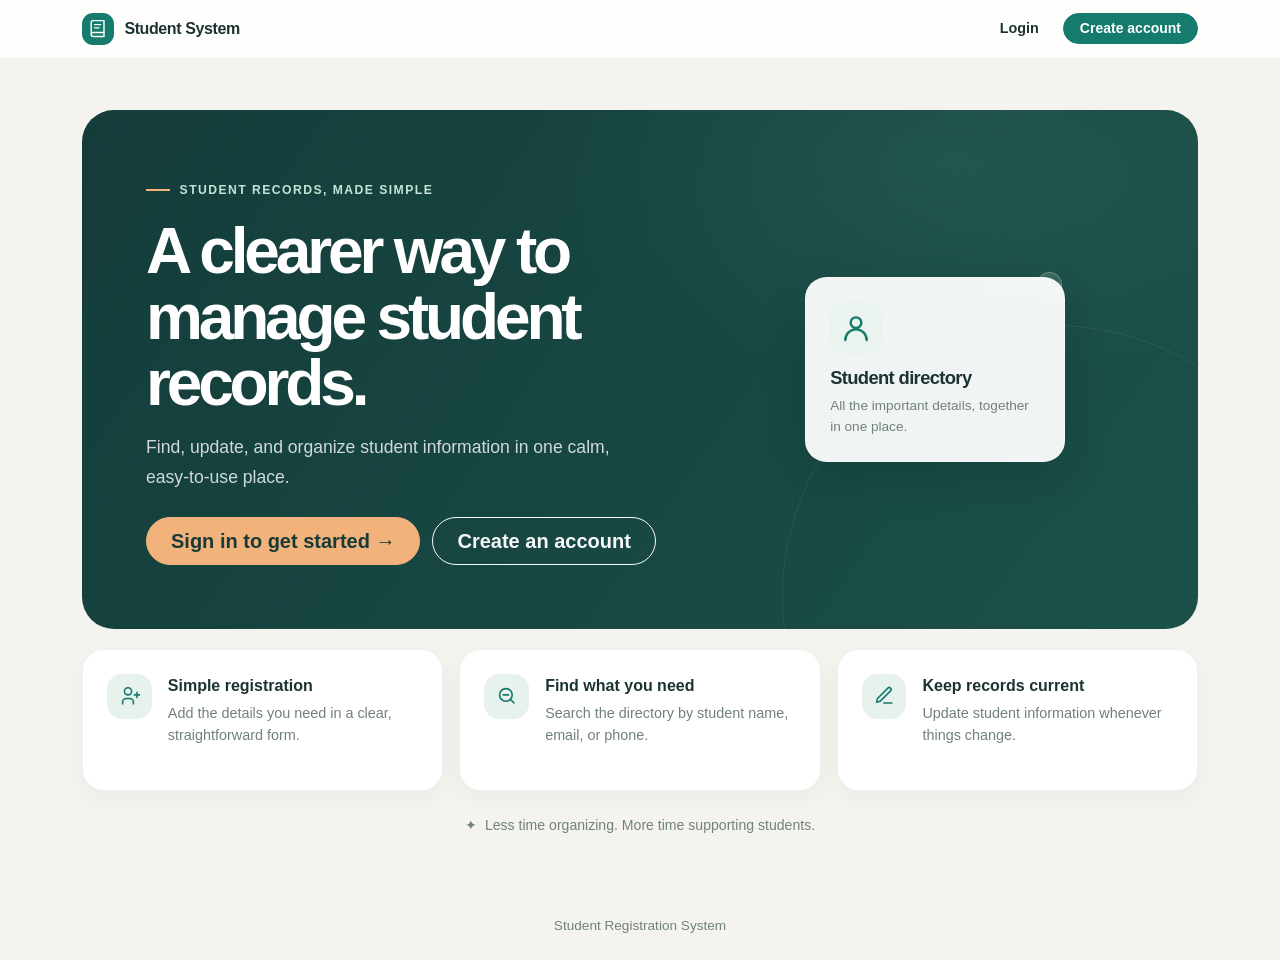
<file: pages/index.html>
<!DOCTYPE html>
<html lang="en">
<head>
    <meta charset="UTF-8">
    <meta name="viewport" content="width=device-width, initial-scale=1.0">
    <meta name="theme-color" content="#f4f3ed">
    <title>Student Registration System</title>
    <link href="https://cdn.jsdelivr.net/npm/bootstrap@5.3.3/dist/css/bootstrap.min.css" rel="stylesheet" integrity="sha384-QWTKZyjpPEjISv5WaRU9OFeRpok6YctnYmDr5pNlyT2bRjXh0JMhjY6hW+ALEwIH" crossorigin="anonymous">
    <link href="../app.css" rel="stylesheet">
    <script>document.documentElement.classList.add('auth-pending');</script>
    <script src="../app.js" defer></script>
</head>
<body>
    <nav class="navbar navbar-expand-lg site-navbar sticky-top">
        <div class="container">
            <a class="navbar-brand" href="index.html">
                <span class="brand-mark" aria-hidden="true">
                    <svg viewBox="0 0 24 24" fill="none">
                        <path d="M4 19.5A2.5 2.5 0 0 1 6.5 17H20M6.5 2H20v20H6.5A2.5 2.5 0 0 1 4 19.5v-15A2.5 2.5 0 0 1 6.5 2Z" stroke="currentColor" stroke-linecap="round" stroke-linejoin="round" stroke-width="1.8"/>
                        <path d="M8 7h8M8 11h6" stroke="currentColor" stroke-linecap="round" stroke-width="1.6"/>
                    </svg>
                </span>
                Student System
            </a>
            <button class="navbar-toggler" type="button" data-bs-toggle="collapse" data-bs-target="#main-navigation" aria-controls="main-navigation" aria-expanded="false" aria-label="Toggle navigation">
                <span class="navbar-toggler-icon"></span>
            </button>
            <div class="collapse navbar-collapse" id="main-navigation">
                <ul class="navbar-nav ms-auto align-items-lg-center gap-lg-2">
                    <li class="nav-item" data-authenticated-only hidden><a class="nav-link" href="view_students.html">Students</a></li>
                    <li class="nav-item" data-guest-only><a class="nav-link" href="login.html">Login</a></li>
                    <li class="nav-item" data-guest-only><a class="btn btn-primary btn-sm px-3 ms-lg-2" href="register.html">Create account</a></li>
                    <li class="nav-item text-secondary small px-lg-2" id="account-status" data-authenticated-only hidden></li>
                    <li class="nav-item" data-authenticated-only hidden><button class="btn btn-outline-secondary btn-sm" id="logout-button" type="button" hidden>Log out</button></li>
                </ul>
            </div>
        </div>
    </nav>

    <main class="container home-shell page-shell">
        <section class="home-hero" aria-labelledby="home-title">
            <div class="row align-items-center">
                <div class="col-12 col-md-7">
                    <div class="hero-content">
                        <p class="hero-kicker mb-0">Student records, made simple</p>
                                    <h1 class="display-title" id="home-title">A clearer way to manage student records.</h1>
                                    <p class="hero-copy mb-0">Find, update, and organize student information in one calm, easy-to-use place.</p>
                        <div class="hero-actions">
                            <a class="btn btn-primary btn-lg px-4" href="view_students.html" data-authenticated-only hidden>
                                Open student directory <span aria-hidden="true">&rarr;</span>
                            </a>
                            <a class="btn btn-primary btn-lg px-4" href="login.html" data-guest-only>
                                Sign in to get started <span aria-hidden="true">&rarr;</span>
                            </a>
                            <a class="btn btn-outline-light btn-lg px-4" href="add_student.html" data-authenticated-only hidden>Add a student</a>
                            <a class="btn btn-outline-light btn-lg px-4" href="register.html" data-guest-only>Create an account</a>
                        </div>
                        <p class="status-message mt-3 mb-0" id="account-message" role="status" aria-live="polite"></p>
                    </div>
                </div>
                <div class="col-12 col-md-5">
                    <div class="hero-art" aria-hidden="true">
                        <div class="art-spark"></div>
                        <div class="record-stack">
                            <div class="record-icon">
                                <svg viewBox="0 0 24 24" fill="none">
                                    <path d="M12 12a4 4 0 1 0 0-8 4 4 0 0 0 0 8ZM4 21a8 8 0 0 1 16 0" stroke="currentColor" stroke-linecap="round" stroke-linejoin="round" stroke-width="1.8"/>
                                </svg>
                            </div>
                            <h2>Student directory</h2>
                            <p>All the important details, together in one place.</p>
                        </div>
                    </div>
                </div>
            </div>
        </section>

        <section class="feature-row" aria-label="What you can do">
            <article class="feature-card">
                <span class="feature-icon" aria-hidden="true">
                    <svg viewBox="0 0 24 24" fill="none">
                        <path d="M16 21v-2a4 4 0 0 0-4-4H8a4 4 0 0 0-4 4v2M10 11a4 4 0 1 0 0-8 4 4 0 0 0 0 8ZM20 8v6m3-3h-6" stroke="currentColor" stroke-linecap="round" stroke-linejoin="round" stroke-width="1.8"/>
                    </svg>
                </span>
                <div>
                    <h2>Simple registration</h2>
                    <p>Add the details you need in a clear, straightforward form.</p>
                </div>
            </article>
            <article class="feature-card">
                <span class="feature-icon" aria-hidden="true">
                    <svg viewBox="0 0 24 24" fill="none">
                        <circle cx="11" cy="11" r="7" stroke="currentColor" stroke-width="1.8"/>
                        <path d="m16 16 4 4M8 11h6" stroke="currentColor" stroke-linecap="round" stroke-width="1.8"/>
                    </svg>
                </span>
                <div>
                    <h2>Find what you need</h2>
                    <p>Search the directory by student name, email, or phone.</p>
                </div>
            </article>
            <article class="feature-card">
                <span class="feature-icon" aria-hidden="true">
                    <svg viewBox="0 0 24 24" fill="none">
                        <path d="M12 20h9M16.5 3.5a2.12 2.12 0 0 1 3 3L8 18l-4 1 1-4Z" stroke="currentColor" stroke-linecap="round" stroke-linejoin="round" stroke-width="1.8"/>
                    </svg>
                </span>
                <div>
                    <h2>Keep records current</h2>
                    <p>Update student information whenever things change.</p>
                </div>
            </article>
        </section>
        <p class="home-note"><span aria-hidden="true">✦</span> Less time organizing. More time supporting students.</p>
    </main>

    <footer class="container page-footer pb-4 text-center">Student Registration System</footer>
    <script src="https://cdn.jsdelivr.net/npm/bootstrap@5.3.3/dist/js/bootstrap.bundle.min.js" integrity="sha384-YvpcrYf0tY3lHB60NNkmXc5s9fDVZLESaAA55NDzOxhy9GkcIdslK1eN7N6jIeHz" crossorigin="anonymous"></script>
</body>
</html>
</file>
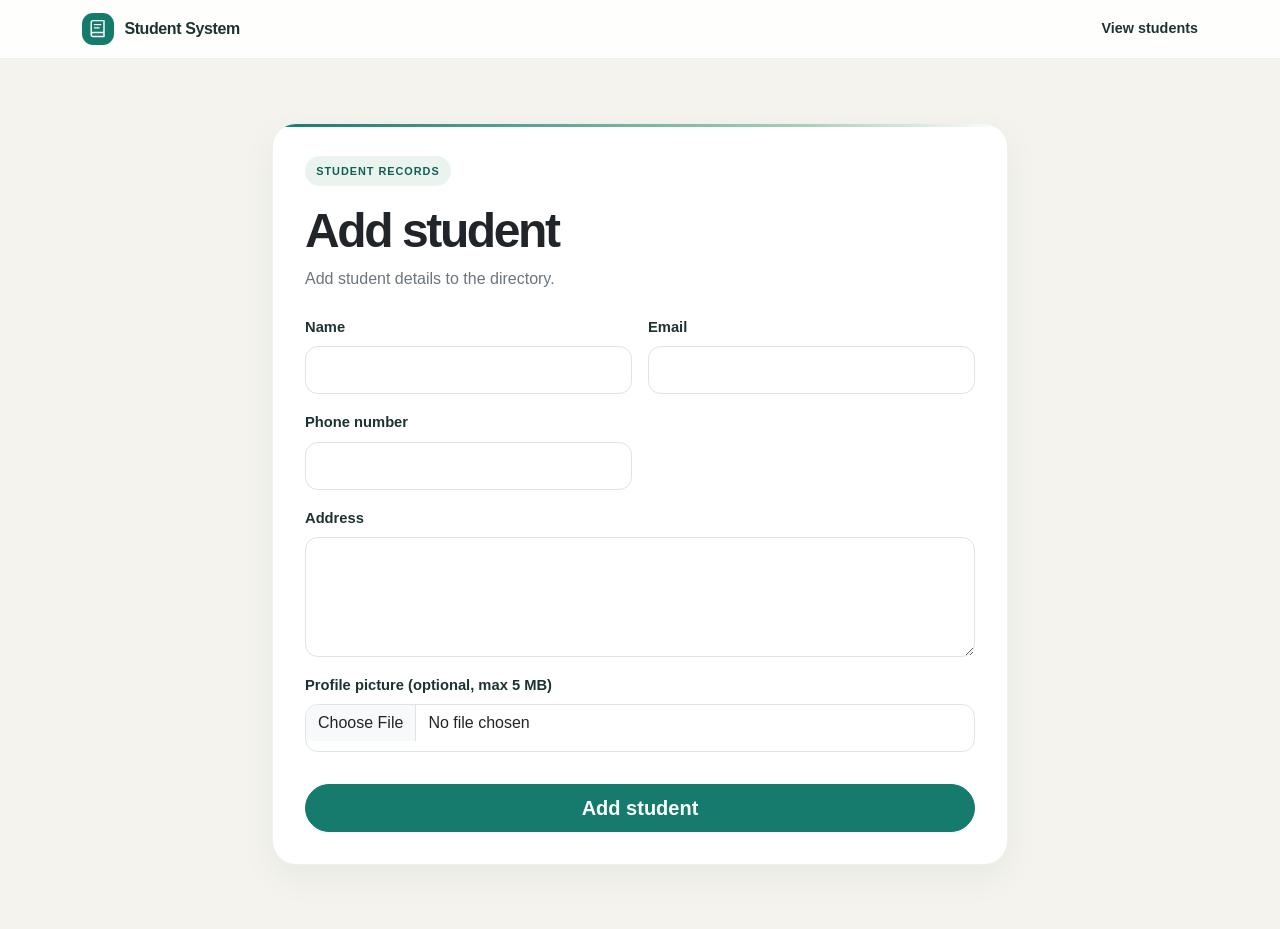
<file: pages/add_student.html>
<!DOCTYPE html>
<html lang="en">
<head>
    <meta charset="UTF-8">
    <meta name="viewport" content="width=device-width, initial-scale=1.0">
    <meta name="theme-color" content="#f4f3ed">
    <title>Add Student</title>
    <link href="https://cdn.jsdelivr.net/npm/bootstrap@5.3.3/dist/css/bootstrap.min.css" rel="stylesheet" integrity="sha384-QWTKZyjpPEjISv5WaRU9OFeRpok6YctnYmDr5pNlyT2bRjXh0JMhjY6hW+ALEwIH" crossorigin="anonymous">
    <link href="../app.css" rel="stylesheet">
    <script>document.documentElement.classList.add('auth-pending');</script>
    <script src="../app.js" defer></script>
</head>
<body data-requires-auth="true">
    <nav class="navbar site-navbar">
        <div class="container">
            <a class="navbar-brand" href="index.html">
                <span class="brand-mark" aria-hidden="true">
                    <svg viewBox="0 0 24 24" fill="none"><path d="M4 19.5A2.5 2.5 0 0 1 6.5 17H20M6.5 2H20v20H6.5A2.5 2.5 0 0 1 4 19.5v-15A2.5 2.5 0 0 1 6.5 2Z" stroke="currentColor" stroke-linecap="round" stroke-linejoin="round" stroke-width="1.8"/><path d="M8 7h8M8 11h6" stroke="currentColor" stroke-linecap="round" stroke-width="1.6"/></svg>
                </span>
                Student System
            </a>
            <a class="nav-link ms-auto" href="view_students.html">View students</a>
        </div>
    </nav>
    <main class="container page-shell">
        <div class="row justify-content-center">
            <div class="col-12 col-lg-9 col-xl-8">
        <section class="card surface-card">
            <div class="card-body">
        <p class="eyebrow">Student records</p>
        <h1 class="section-title mb-2">Add student</h1>
        <p class="text-secondary mb-4">Add student details to the directory.</p>

        <form class="row g-3"
            id="student-form"
            action="http://localhost:8081/student-registration-system/api/Student_Management/add_student.php"
            method="post"
            enctype="multipart/form-data"
            novalidate
        >
            <div class="col-12 col-md-6">
                <label class="form-label" for="name">Name</label>
                <input class="form-control" type="text" id="name" name="name" maxlength="100" required>
            </div>

            <div class="col-12 col-md-6">
                <label class="form-label" for="email">Email</label>
                <input class="form-control" type="email" id="email" name="email" maxlength="100" required>
            </div>

            <div class="col-12 col-md-6">
                <label class="form-label" for="phone">Phone number</label>
                <input class="form-control" type="tel" id="phone" name="phone" maxlength="15" required>
            </div>

            <div class="col-12">
                <label class="form-label" for="address">Address</label>
                <textarea class="form-control" id="address" name="address" required></textarea>
            </div>

            <div class="col-12">
                <label class="form-label" for="profile-picture">Profile picture (optional, max 5 MB)</label>
                <input
                    class="form-control"
                    type="file"
                    id="profile-picture"
                    name="profile_picture"
                    accept="image/jpeg,image/png,image/gif,image/webp"
                >
            </div>

            <div class="col-12">
                <p id="validation-message" class="alert alert-warning status-message mb-0" role="status" aria-live="polite"></p>
            </div>
            <div class="col-12">
                <button class="btn btn-primary btn-lg w-100 w-sm-auto" type="submit">Add student</button>
            </div>
        </form>

        <p id="form-message" class="alert alert-info status-message mt-3 mb-0" role="status" aria-live="polite"></p>
            </div>
        </section>
            </div>
        </div>
    </main>

    <script>
        const form = document.getElementById('student-form');
        const validationMessage = document.getElementById('validation-message');
        const formMessage = document.getElementById('form-message');
        const pictureInput = document.getElementById('profile-picture');
        const apiHost = window.location.hostname || 'localhost';
        form.action = `http://${apiHost}:8081/student-registration-system/api/Student_Management/add_student.php`;
        const validationApiUrl = `http://${apiHost}:8081/student-registration-system/api/Student_Management/validate_student.php`;
        let validationTimer;
        let validationSequence = 0;

        async function validateFields(sequence) {
            const fields = [...form.querySelectorAll('[required]')];
            const data = Object.fromEntries(fields.map((field) => [field.name, field.value]));
            let response;
            try {
                response = await fetch(validationApiUrl, {
                    method: 'POST',
                    headers: { 'Content-Type': 'application/json' },
                    body: JSON.stringify(data),
                    credentials: 'include'
                });
            } catch (error) {
                if (sequence === validationSequence) {
                    validationMessage.textContent = `Could not connect to the validation API: ${error.message}`;
                }
                return false;
            }

            let result;
            try {
                result = await response.json();
            } catch (error) {
                if (sequence === validationSequence) {
                    validationMessage.textContent = `The validation API returned an invalid response (HTTP ${response.status}).`;
                }
                return false;
            }

            if (sequence !== validationSequence) {
                return false;
            }

            if (!response.ok || !result.success) {
                validationMessage.textContent = result.message || `Validation failed (HTTP ${response.status}).`;
                return false;
            }

            if (pictureInput.files[0] && pictureInput.files[0].size > 5 * 1024 * 1024) {
                validationMessage.textContent = 'The profile picture must not exceed 5 MB.';
                return false;
            }

            validationMessage.textContent = result.message;
            return true;
        }

        function scheduleValidation() {
            window.clearTimeout(validationTimer);
            const sequence = ++validationSequence;
            validationTimer = window.setTimeout(() => validateFields(sequence), 300);
        }

        form.addEventListener('input', scheduleValidation);
        form.addEventListener('change', scheduleValidation);

        form.addEventListener('submit', async (event) => {
            event.preventDefault();
            window.clearTimeout(validationTimer);
            const sequence = ++validationSequence;

            if (!await validateFields(sequence) || sequence !== validationSequence || !form.reportValidity()) {
                return;
            }

            formMessage.textContent = 'Adding student...';

            let response;
            try {
                response = await fetch(form.action, {
                    method: 'POST',
                    body: new FormData(form),
                    credentials: 'include'
                });
            } catch (error) {
                formMessage.textContent = `Could not connect to the API: ${error.message}`;
                return;
            }

            const responseText = await response.text();
            let result;
            try {
                result = JSON.parse(responseText);
            } catch (error) {
                formMessage.textContent = `The add-student request to ${response.url} returned a non-JSON response (HTTP ${response.status}). Open this page at http://localhost:8081/student-registration-system/pages/add_student.html.`;
                return;
            }

            if (response.ok && result.success) {
                window.location.assign(new URL('view_students.html?created=1', window.location.href));
            } else {
                formMessage.textContent = result.message || `Could not add student (HTTP ${response.status}).`;
            }
        });
    </script>
    <script src="https://cdn.jsdelivr.net/npm/bootstrap@5.3.3/dist/js/bootstrap.bundle.min.js" integrity="sha384-YvpcrYf0tY3lHB60NNkmXc5s9fDVZLESaAA55NDzOxhy9GkcIdslK1eN7N6jIeHz" crossorigin="anonymous"></script>
</body>
</html>
</file>
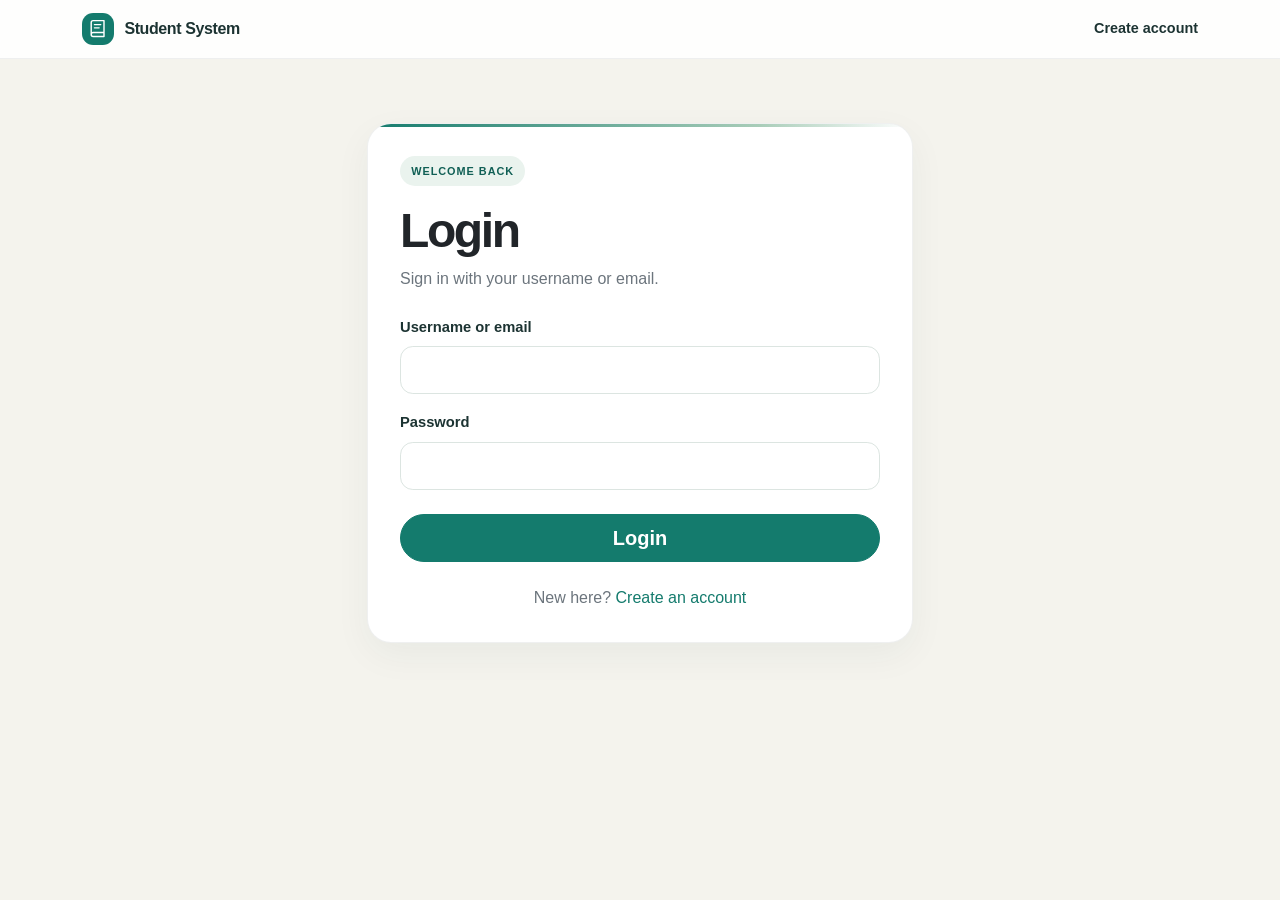
<file: pages/login.html>
<!DOCTYPE html>
<html lang="en">
<head>
    <meta charset="UTF-8">
    <meta name="viewport" content="width=device-width, initial-scale=1.0">
    <meta name="theme-color" content="#f4f3ed">
    <title>Login</title>
    <link href="https://cdn.jsdelivr.net/npm/bootstrap@5.3.3/dist/css/bootstrap.min.css" rel="stylesheet" integrity="sha384-QWTKZyjpPEjISv5WaRU9OFeRpok6YctnYmDr5pNlyT2bRjXh0JMhjY6hW+ALEwIH" crossorigin="anonymous">
    <link href="../app.css" rel="stylesheet">
    <script src="../app.js" defer></script>
</head>
<body>
    <nav class="navbar site-navbar">
        <div class="container">
            <a class="navbar-brand" href="index.html">
                <span class="brand-mark" aria-hidden="true">
                    <svg viewBox="0 0 24 24" fill="none"><path d="M4 19.5A2.5 2.5 0 0 1 6.5 17H20M6.5 2H20v20H6.5A2.5 2.5 0 0 1 4 19.5v-15A2.5 2.5 0 0 1 6.5 2Z" stroke="currentColor" stroke-linecap="round" stroke-linejoin="round" stroke-width="1.8"/><path d="M8 7h8M8 11h6" stroke="currentColor" stroke-linecap="round" stroke-width="1.6"/></svg>
                </span>
                Student System
            </a>
            <a class="nav-link ms-auto" href="register.html">Create account</a>
        </div>
    </nav>
    <main class="container page-shell">
        <div class="row justify-content-center">
            <div class="col-12 col-md-9 col-lg-7 col-xl-6">
                <section class="card surface-card auth-card">
                    <div class="card-body">
                        <p class="eyebrow">Welcome back</p>
                        <h1 class="section-title mb-2">Login</h1>
                        <p class="text-secondary mb-4">Sign in with your username or email.</p>

        <p id="registration-message" class="alert alert-success status-message" role="status" aria-live="polite"></p>

        <form
            id="login-form"
            action="http://localhost:8081/student-registration-system/api/User_Authentication/login.php"
            method="post"
        >
            <div class="mb-3">
                <label class="form-label" for="identifier">Username or email</label>
                <input class="form-control"
                    type="text"
                    id="identifier"
                    name="username"
                    autocomplete="username"
                    required
                >
            </div>

            <div class="mb-4">
                <label class="form-label" for="password">Password</label>
                <input class="form-control"
                    type="password"
                    id="password"
                    name="password"
                    autocomplete="current-password"
                    required
                >
            </div>

            <button class="btn btn-primary btn-lg w-100" type="submit">Login</button>
        </form>

        <p id="form-message" class="alert alert-info status-message mt-3 mb-0" role="status" aria-live="polite"></p>
        <p class="text-secondary text-center mt-4 mb-0">New here? <a href="register.html">Create an account</a></p>
                    </div>
                </section>
            </div>
        </div>
    </main>

    <script>
        const form = document.getElementById('login-form');
        const message = document.getElementById('form-message');
        const registrationMessage = document.getElementById('registration-message');

        if (new URLSearchParams(window.location.search).get('registered') === '1') {
            registrationMessage.textContent = 'Account created successfully. You can now log in.';
        }
        if (new URLSearchParams(window.location.search).get('required') === '1') {
            registrationMessage.textContent = 'Please log in to access student records.';
        }

        const apiHost = window.location.hostname || 'localhost';
        const loginApiUrl = window.location.port === '8081'
            ? new URL('../api/User_Authentication/login.php', window.location.href)
            : new URL(`http://${apiHost}:8081/student-registration-system/api/User_Authentication/login.php`);
        form.action = loginApiUrl.href;

        form.addEventListener('submit', async (event) => {
            event.preventDefault();

            if (!form.reportValidity()) {
                return;
            }

            message.textContent = 'Logging in...';

            let response;

            try {
                response = await fetch(form.action, {
                    method: 'POST',
                    body: new FormData(form),
                    credentials: 'include'
                });
            } catch (error) {
                message.textContent = `Could not connect to the login API at ${form.action}: ${error.message}. Open this page through XAMPP at http://localhost:8081/student-registration-system/pages/login.html.`;
                return;
            }

            const responseText = await response.text();
            let result;

            try {
                result = JSON.parse(responseText);
            } catch (error) {
                message.textContent = `The server returned an unexpected response (HTTP ${response.status}).`;
                return;
            }

            if (response.ok && result.success) {
                window.location.assign(new URL('index.html', window.location.href));
            } else {
                message.textContent = result.message || `Login failed (HTTP ${response.status}).`;
            }
        });
    </script>
    <script src="https://cdn.jsdelivr.net/npm/bootstrap@5.3.3/dist/js/bootstrap.bundle.min.js" integrity="sha384-YvpcrYf0tY3lHB60NNkmXc5s9fDVZLESaAA55NDzOxhy9GkcIdslK1eN7N6jIeHz" crossorigin="anonymous"></script>
</body>
</html>
</file>
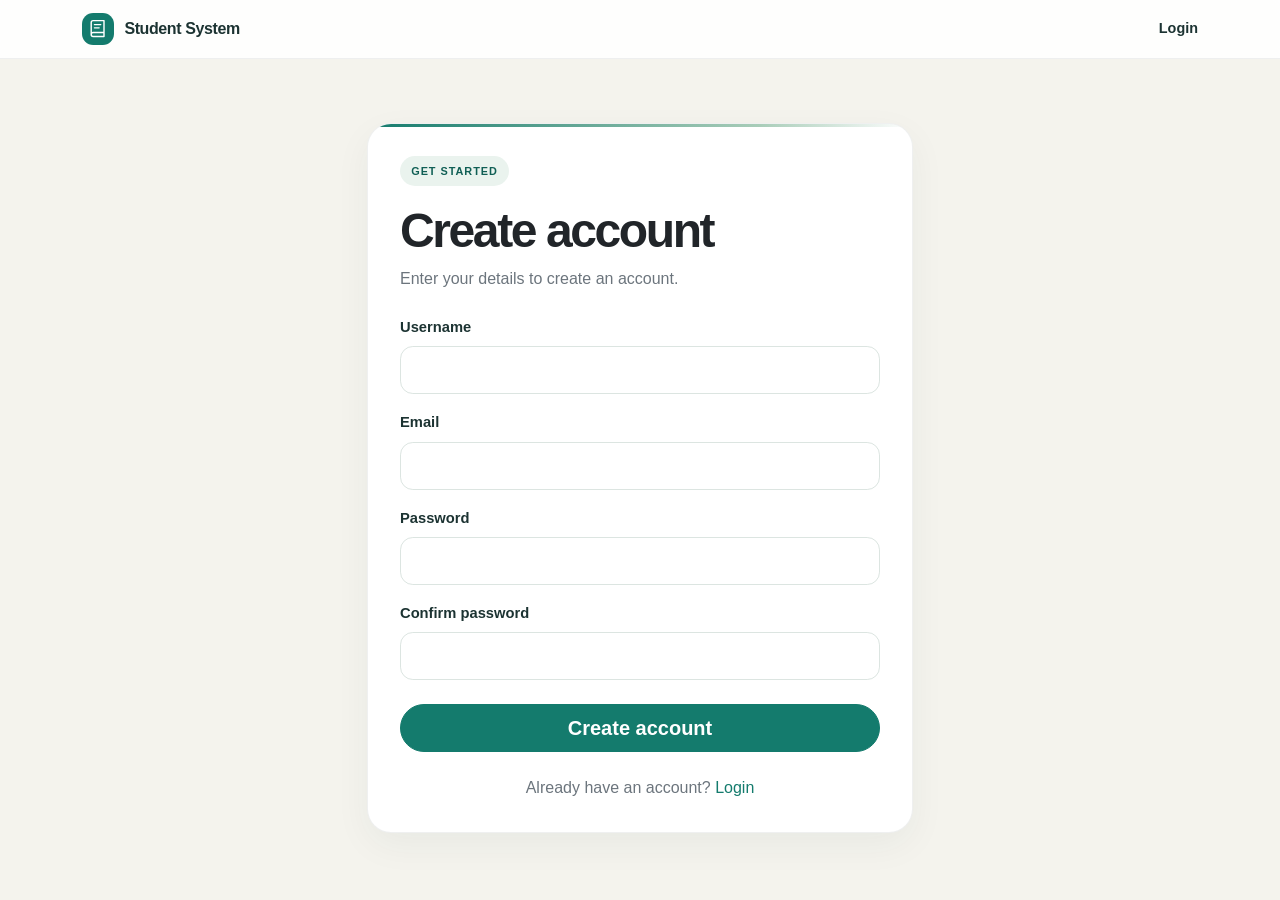
<file: pages/register.html>
<!DOCTYPE html>
<html lang="en">
<head>
    <meta charset="UTF-8">
    <meta name="viewport" content="width=device-width, initial-scale=1.0">
    <meta name="theme-color" content="#f4f3ed">
    <title>Create Account</title>
    <link href="https://cdn.jsdelivr.net/npm/bootstrap@5.3.3/dist/css/bootstrap.min.css" rel="stylesheet" integrity="sha384-QWTKZyjpPEjISv5WaRU9OFeRpok6YctnYmDr5pNlyT2bRjXh0JMhjY6hW+ALEwIH" crossorigin="anonymous">
    <link href="../app.css" rel="stylesheet">
</head>
<body>
    <nav class="navbar site-navbar">
        <div class="container">
            <a class="navbar-brand" href="index.html">
                <span class="brand-mark" aria-hidden="true">
                    <svg viewBox="0 0 24 24" fill="none"><path d="M4 19.5A2.5 2.5 0 0 1 6.5 17H20M6.5 2H20v20H6.5A2.5 2.5 0 0 1 4 19.5v-15A2.5 2.5 0 0 1 6.5 2Z" stroke="currentColor" stroke-linecap="round" stroke-linejoin="round" stroke-width="1.8"/><path d="M8 7h8M8 11h6" stroke="currentColor" stroke-linecap="round" stroke-width="1.6"/></svg>
                </span>
                Student System
            </a>
            <a class="nav-link ms-auto" href="login.html">Login</a>
        </div>
    </nav>
    <main class="container page-shell">
        <div class="row justify-content-center">
            <div class="col-12 col-md-9 col-lg-7 col-xl-6">
                <section class="card surface-card auth-card">
                    <div class="card-body">
                        <p class="eyebrow">Get started</p>
                        <h1 class="section-title mb-2">Create account</h1>
                        <p class="text-secondary mb-4">Enter your details to create an account.</p>
        <form id="register-form" action="http://localhost:8081/student-registration-system/api/User_Authentication/register.php" method="post">
            <div class="mb-3">
                <label class="form-label" for="username">Username</label>
                <input class="form-control"
                    type="text"
                    id="username"
                    name="username"
                    minlength="3"
                    maxlength="50"
                    pattern="[A-Za-z0-9_]{3,50}"
                    autocomplete="username"
                    required
                >
            </div>

            <div class="mb-3">
                <label class="form-label" for="email">Email</label>
                <input class="form-control"
                    type="email"
                    id="email"
                    name="email"
                    autocomplete="email"
                    required
                >
            </div>

            <div class="mb-3">
                <label class="form-label" for="password">Password</label>
                <input class="form-control"
                    type="password"
                    id="password"
                    name="password"
                    minlength="8"
                    autocomplete="new-password"
                    required
                >
            </div>

            <div class="mb-4">
                <label class="form-label" for="password-confirmation">Confirm password</label>
                <input class="form-control"
                    type="password"
                    id="password-confirmation"
                    name="password_confirmation"
                    minlength="8"
                    autocomplete="new-password"
                    required
                >
            </div>

            <button class="btn btn-primary btn-lg w-100" type="submit">Create account</button>
        </form>

        <p id="form-message" class="alert alert-info status-message mt-3 mb-0" role="status" aria-live="polite"></p>
        <p class="text-secondary text-center mt-4 mb-0">Already have an account? <a href="login.html">Login</a></p>
                    </div>
                </section>
            </div>
        </div>
    </main>

    <script>
        const form = document.getElementById('register-form');
        const password = document.getElementById('password');
        const passwordConfirmation = document.getElementById('password-confirmation');
        const message = document.getElementById('form-message');

        function validatePasswordConfirmation() {
            if (passwordConfirmation.value !== password.value) {
                passwordConfirmation.setCustomValidity('Passwords do not match.');
            } else {
                passwordConfirmation.setCustomValidity('');
            }
        }

        password.addEventListener('input', validatePasswordConfirmation);
        passwordConfirmation.addEventListener('input', validatePasswordConfirmation);

        form.addEventListener('submit', async (event) => {
            event.preventDefault();
            validatePasswordConfirmation();

            if (!form.reportValidity()) {
                return;
            }

            message.textContent = 'Creating your account...';

            let response;

            try {
                response = await fetch(form.action, {
                    method: 'POST',
                    body: new FormData(form)
                });
            } catch (error) {
                message.textContent = `Could not connect to the API: ${error.message}`;
                return;
            }

            const responseText = await response.text();
            let result;

            try {
                result = JSON.parse(responseText);
            } catch (error) {
                message.textContent = `The server returned an unexpected response (HTTP ${response.status}). Make sure this page is opened through the same XAMPP server as the API.`;
                return;
            }

            if (response.ok && result.success) {
                message.textContent = result.message || 'Account created successfully.';
                form.reset();
                passwordConfirmation.setCustomValidity('');
                window.location.assign(new URL('login.html?registered=1', window.location.href));
            } else {
                message.textContent = result.message || `Could not create the account (HTTP ${response.status}).`;
            }
        });
    </script>
    <script src="https://cdn.jsdelivr.net/npm/bootstrap@5.3.3/dist/js/bootstrap.bundle.min.js" integrity="sha384-YvpcrYf0tY3lHB60NNkmXc5s9fDVZLESaAA55NDzOxhy9GkcIdslK1eN7N6jIeHz" crossorigin="anonymous"></script>
</body>
</html>
</file>
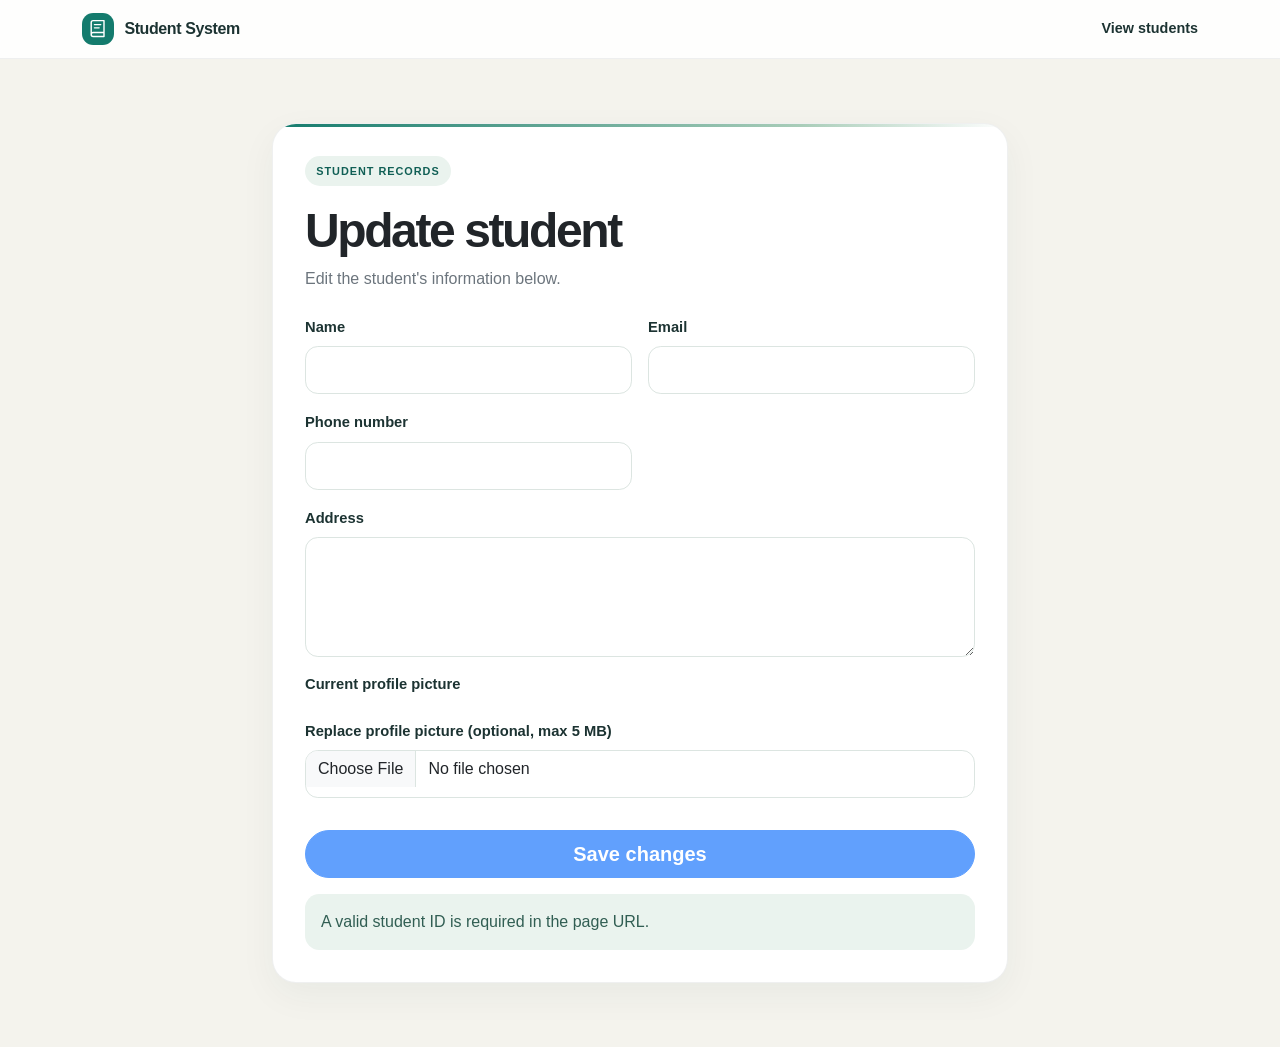
<file: pages/update_student.html>
<!DOCTYPE html>
<html lang="en">
<head>
    <meta charset="UTF-8">
    <meta name="viewport" content="width=device-width, initial-scale=1.0">
    <meta name="theme-color" content="#f4f3ed">
    <title>Update Student</title>
    <link href="https://cdn.jsdelivr.net/npm/bootstrap@5.3.3/dist/css/bootstrap.min.css" rel="stylesheet" integrity="sha384-QWTKZyjpPEjISv5WaRU9OFeRpok6YctnYmDr5pNlyT2bRjXh0JMhjY6hW+ALEwIH" crossorigin="anonymous">
    <link href="../app.css" rel="stylesheet">
    <script>document.documentElement.classList.add('auth-pending');</script>
    <script src="../app.js" defer></script>
</head>
<body data-requires-auth="true">
    <nav class="navbar site-navbar">
        <div class="container">
            <a class="navbar-brand" href="index.html">
                <span class="brand-mark" aria-hidden="true">
                    <svg viewBox="0 0 24 24" fill="none"><path d="M4 19.5A2.5 2.5 0 0 1 6.5 17H20M6.5 2H20v20H6.5A2.5 2.5 0 0 1 4 19.5v-15A2.5 2.5 0 0 1 6.5 2Z" stroke="currentColor" stroke-linecap="round" stroke-linejoin="round" stroke-width="1.8"/><path d="M8 7h8M8 11h6" stroke="currentColor" stroke-linecap="round" stroke-width="1.6"/></svg>
                </span>
                Student System
            </a>
            <a class="nav-link ms-auto" href="view_students.html">View students</a>
        </div>
    </nav>
    <main class="container page-shell">
        <div class="row justify-content-center">
            <div class="col-12 col-lg-9 col-xl-8">
        <section class="card surface-card">
            <div class="card-body">
        <p class="eyebrow">Student records</p>
        <h1 class="section-title mb-2">Update student</h1>
        <p class="text-secondary mb-4">Edit the student's information below.</p>

        <form class="row g-3" id="student-form" method="post" enctype="multipart/form-data" novalidate>
            <div class="col-12 col-md-6">
                <label class="form-label" for="name">Name</label>
                <input class="form-control" type="text" id="name" name="name" maxlength="100" required>
            </div>

            <div class="col-12 col-md-6">
                <label class="form-label" for="email">Email</label>
                <input class="form-control" type="email" id="email" name="email" maxlength="100" required>
            </div>

            <div class="col-12 col-md-6">
                <label class="form-label" for="phone">Phone number</label>
                <input class="form-control" type="tel" id="phone" name="phone" maxlength="15" required>
            </div>

            <div class="col-12">
                <label class="form-label" for="address">Address</label>
                <textarea class="form-control" id="address" name="address" required></textarea>
            </div>

            <div class="col-12">
                <p class="form-label mb-2">Current profile picture</p>
                <img class="student-picture" id="current-picture" alt="Current student profile picture" width="100" hidden>
            </div>

            <div class="col-12">
                <label class="form-label" for="profile-picture">Replace profile picture (optional, max 5 MB)</label>
                <input
                    class="form-control"
                    type="file"
                    id="profile-picture"
                    name="profile_picture"
                    accept="image/jpeg,image/png,image/gif,image/webp"
                >
            </div>

            <div class="col-12">
                <p id="validation-message" class="alert alert-warning status-message mb-0" role="status" aria-live="polite"></p>
            </div>
            <div class="col-12">
                <button class="btn btn-primary btn-lg w-100" type="submit">Save changes</button>
            </div>
        </form>

        <p id="form-message" class="alert alert-info status-message mt-3 mb-0" role="status" aria-live="polite"></p>
            </div>
        </section>
            </div>
        </div>
    </main>

    <script>
        const apiHost = window.location.hostname || 'localhost';
        const apiBaseUrl = `http://${apiHost}:8081/student-registration-system/api/Student_Management/`;
        const projectBaseUrl = `http://${apiHost}:8081/student-registration-system/`;
        const apiUrl = new URL('update_student.php', apiBaseUrl);
        const studentApiUrl = new URL('view_student.php', apiBaseUrl);
        const studentId = new URLSearchParams(window.location.search).get('id');
        const form = document.getElementById('student-form');
        const formMessage = document.getElementById('form-message');
        const validationMessage = document.getElementById('validation-message');
        const emailInput = document.getElementById('email');
        const pictureInput = document.getElementById('profile-picture');
        const currentPicture = document.getElementById('current-picture');

        function validateFields() {
            const emptyFields = [...form.querySelectorAll('[required]')]
                .filter((field) => field.value.trim() === '');

            if (emptyFields.length > 0) {
                validationMessage.textContent = 'Please fill in all required fields.';
                return false;
            }

            if (!emailInput.validity.valid) {
                validationMessage.textContent = 'Enter a valid email address.';
                return false;
            }

            if (pictureInput.files[0] && pictureInput.files[0].size > 5 * 1024 * 1024) {
                validationMessage.textContent = 'The profile picture must not exceed 5 MB.';
                return false;
            }

            validationMessage.textContent = '';
            return true;
        }

        async function loadStudent() {
            if (!studentId || !/^[1-9]\d*$/.test(studentId)) {
                formMessage.textContent = 'A valid student ID is required in the page URL.';
                form.querySelector('button[type="submit"]').disabled = true;
                return;
            }

            let response;
            try {
                const requestUrl = new URL(studentApiUrl);
                requestUrl.searchParams.set('id', studentId);
                response = await fetch(requestUrl, { credentials: 'include' });
            } catch (error) {
                formMessage.textContent = `Could not load student data: ${error.message}`;
                return;
            }

            let result;
            try {
                result = await response.json();
            } catch (error) {
                formMessage.textContent = `The server returned an unexpected response (HTTP ${response.status}).`;
                return;
            }

            if (!response.ok || !result.success) {
                formMessage.textContent = result.message || `Could not load student (HTTP ${response.status}).`;
                form.querySelector('button[type="submit"]').disabled = true;
                return;
            }

            const student = result.data;
            form.elements.name.value = student.name;
            form.elements.email.value = student.email;
            form.elements.phone.value = student.phone;
            form.elements.address.value = student.address;

            if (student.profile_picture) {
                currentPicture.src = new URL(student.profile_picture, projectBaseUrl).href;
                currentPicture.hidden = false;
            }
            formMessage.textContent = '';
        }

        form.addEventListener('input', validateFields);
        form.addEventListener('change', validateFields);

        form.addEventListener('submit', async (event) => {
            event.preventDefault();

            if (!validateFields() || !form.reportValidity() || !studentId) {
                return;
            }

            const formData = new FormData(form);
            formData.append('id', studentId);
            formMessage.textContent = 'Saving changes...';

            let response;
            try {
                response = await fetch(apiUrl, {
                    method: 'POST',
                    body: formData,
                    credentials: 'include'
                });
            } catch (error) {
                formMessage.textContent = `Could not connect to the update API: ${error.message}`;
                return;
            }

            let result;
            try {
                result = await response.json();
            } catch (error) {
                formMessage.textContent = `The server returned an unexpected response (HTTP ${response.status}).`;
                return;
            }

            if (response.ok && result.success) {
                window.location.assign(new URL('view_students.html?updated=1', window.location.href));
            } else {
                formMessage.textContent = result.message || `Could not update student (HTTP ${response.status}).`;
            }
        });

        loadStudent();
    </script>
    <script src="https://cdn.jsdelivr.net/npm/bootstrap@5.3.3/dist/js/bootstrap.bundle.min.js" integrity="sha384-YvpcrYf0tY3lHB60NNkmXc5s9fDVZLESaAA55NDzOxhy9GkcIdslK1eN7N6jIeHz" crossorigin="anonymous"></script>
</body>
</html>
</file>
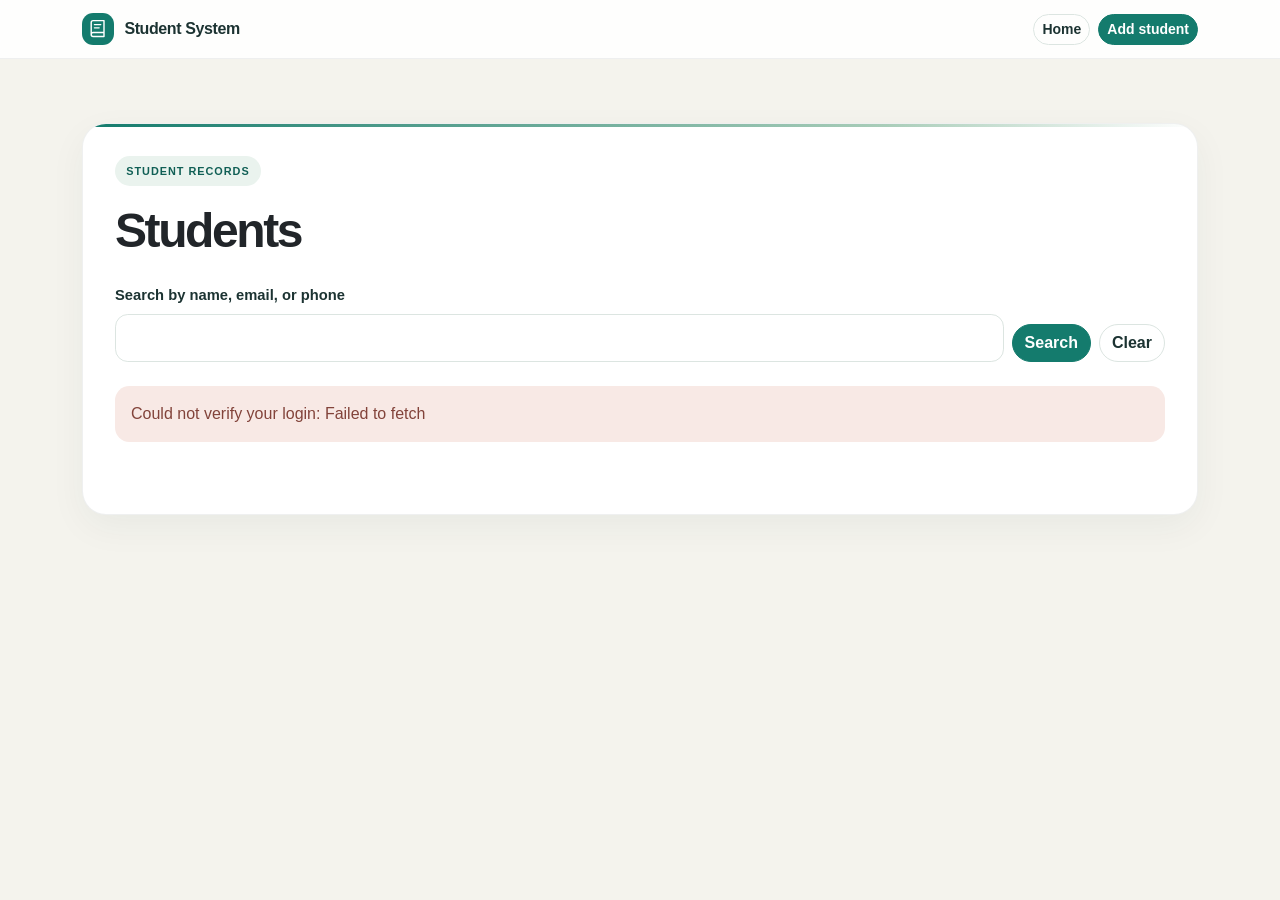
<file: pages/view_students.html>
<!DOCTYPE html>
<html lang="en">
<head>
    <meta charset="UTF-8">
    <meta name="viewport" content="width=device-width, initial-scale=1.0">
    <meta name="theme-color" content="#f4f3ed">
    <title>View Students</title>
    <link href="https://cdn.jsdelivr.net/npm/bootstrap@5.3.3/dist/css/bootstrap.min.css" rel="stylesheet" integrity="sha384-QWTKZyjpPEjISv5WaRU9OFeRpok6YctnYmDr5pNlyT2bRjXh0JMhjY6hW+ALEwIH" crossorigin="anonymous">
    <link href="../app.css" rel="stylesheet">
    <script>document.documentElement.classList.add('auth-pending');</script>
    <script src="../app.js" defer></script>
</head>
<body data-requires-auth="true">
    <nav class="navbar site-navbar">
        <div class="container">
            <a class="navbar-brand" href="index.html">
                <span class="brand-mark" aria-hidden="true">
                    <svg viewBox="0 0 24 24" fill="none"><path d="M4 19.5A2.5 2.5 0 0 1 6.5 17H20M6.5 2H20v20H6.5A2.5 2.5 0 0 1 4 19.5v-15A2.5 2.5 0 0 1 6.5 2Z" stroke="currentColor" stroke-linecap="round" stroke-linejoin="round" stroke-width="1.8"/><path d="M8 7h8M8 11h6" stroke="currentColor" stroke-linecap="round" stroke-width="1.6"/></svg>
                </span>
                Student System
            </a>
            <div class="d-flex gap-2 ms-auto">
                <a class="btn btn-outline-secondary btn-sm" href="index.html">Home</a>
                <a class="btn btn-primary btn-sm" href="add_student.html">Add student</a>
            </div>
        </div>
    </nav>
    <main class="container page-shell">
        <section class="card surface-card">
            <div class="card-body">
        <p class="eyebrow">Student records</p>
        <h1 class="section-title mb-4">Students</h1>

        <form class="row g-2 align-items-end mb-4" id="search-form" role="search">
            <div class="col-12 col-md">
                <label class="form-label" for="search">Search by name, email, or phone</label>
                <input class="form-control" type="search" id="search" name="search">
            </div>
            <div class="col-6 col-md-auto">
                <button class="btn btn-primary w-100" type="submit">Search</button>
            </div>
            <div class="col-6 col-md-auto">
                <button class="btn btn-outline-secondary w-100" type="button" id="clear-search">Clear</button>
            </div>
        </form>

        <p id="page-message" class="alert alert-info status-message" role="status" aria-live="polite"></p>
        <div class="table-responsive" id="students-container"></div>
        <nav class="d-flex justify-content-center mt-4" id="pagination" aria-label="Student pages"></nav>
            </div>
        </section>
    </main>

    <script>
        const apiHost = window.location.hostname || 'localhost';
        const apiBaseUrl = `http://${apiHost}:8081/student-registration-system/api/Student_Management/`;
        const projectBaseUrl = `http://${apiHost}:8081/student-registration-system/`;
        const apiUrl = new URL('view_students.php', apiBaseUrl);
        const deleteApiUrl = new URL('delete_student.php', apiBaseUrl);
        const searchForm = document.getElementById('search-form');
        const searchInput = document.getElementById('search');
        const studentsContainer = document.getElementById('students-container');
        const pageMessage = document.getElementById('page-message');
        const pagination = document.getElementById('pagination');
        let currentPage = Number(new URLSearchParams(window.location.search).get('page')) || 1;
        let searchTimer;
        const initialParams = new URLSearchParams(window.location.search);
        let initialNotice = initialParams.get('created') === '1'
            ? 'Student added successfully.'
            : initialParams.get('updated') === '1'
                ? 'Student updated successfully.'
                : '';

        function createCell(row, value) {
            const cell = document.createElement('td');
            cell.textContent = value == null ? '' : String(value);
            row.appendChild(cell);
            return cell;
        }

        function renderStudents(students) {
            studentsContainer.replaceChildren();

            if (students.length === 0) {
                studentsContainer.textContent = 'No students found.';
                return;
            }

            const table = document.createElement('table');
            table.className = 'table table-hover align-middle students-table mb-0';
            const header = document.createElement('tr');
            header.className = 'table-light';
            ['Picture', 'Name', 'Email', 'Phone', 'Address', 'Actions'].forEach((label) => {
                const cell = document.createElement('th');
                cell.scope = 'col';
                cell.textContent = label;
                header.appendChild(cell);
            });
            const thead = document.createElement('thead');
            thead.appendChild(header);
            table.appendChild(thead);

            const tbody = document.createElement('tbody');
            students.forEach((student) => {
                const row = document.createElement('tr');
                const pictureCell = document.createElement('td');
                if (student.profile_picture) {
                    const picture = document.createElement('img');
                    picture.src = new URL(student.profile_picture, projectBaseUrl).href;
                    picture.alt = `Profile picture of ${student.name}`;
                    picture.className = 'student-picture';
                    pictureCell.appendChild(picture);
                } else {
                    const placeholder = document.createElement('span');
                    placeholder.className = 'student-picture-placeholder';
                    placeholder.setAttribute('role', 'img');
                    placeholder.setAttribute('aria-label', 'No profile picture');
                    placeholder.innerHTML = '<svg xmlns="http://www.w3.org/2000/svg" width="24" height="24" fill="none" viewBox="0 0 24 24" aria-hidden="true"><rect x="3.5" y="4.5" width="17" height="15" rx="2.5" stroke="currentColor" stroke-width="1.5"/><circle cx="9" cy="10" r="1.5" fill="currentColor"/><path d="m5 17 4.5-4 3 2.5 2.5-2 4 3.5" stroke="currentColor" stroke-linecap="round" stroke-linejoin="round" stroke-width="1.5"/></svg>';
                    pictureCell.appendChild(placeholder);
                }
                row.appendChild(pictureCell);

                createCell(row, student.name);
                createCell(row, student.email);
                createCell(row, student.phone);
                createCell(row, student.address);

                const actions = document.createElement('td');
                const editLink = document.createElement('a');
                editLink.className = 'btn btn-sm btn-outline-secondary me-2';
                editLink.href = `update_student.html?id=${encodeURIComponent(student.id)}`;
                editLink.textContent = 'Edit';
                actions.appendChild(editLink);

                const deleteButton = document.createElement('button');
                deleteButton.type = 'button';
                deleteButton.className = 'btn btn-sm btn-outline-danger';
                deleteButton.textContent = 'Delete';
                deleteButton.addEventListener('click', () => deleteStudent(student.id));
                actions.appendChild(deleteButton);
                row.appendChild(actions);
                tbody.appendChild(row);
            });
            table.appendChild(tbody);
            studentsContainer.appendChild(table);
        }

        function renderPagination(data) {
            pagination.replaceChildren();
            const previous = document.createElement('button');
            previous.type = 'button';
            previous.className = 'btn btn-outline-secondary btn-sm';
            previous.textContent = 'Previous';
            previous.disabled = !data.has_previous;
            previous.addEventListener('click', () => loadStudents(currentPage - 1));
            pagination.appendChild(previous);

            const pageLabel = document.createElement('span');
            pageLabel.className = 'align-self-center mx-3 text-secondary small';
            const totalPages = Math.max(data.total_pages, 1);
            pageLabel.textContent = ` Page ${data.page} of ${totalPages} (${data.total} students) `;
            pagination.appendChild(pageLabel);

            const next = document.createElement('button');
            next.type = 'button';
            next.className = 'btn btn-outline-secondary btn-sm';
            next.textContent = 'Next';
            next.disabled = !data.has_next;
            next.addEventListener('click', () => loadStudents(currentPage + 1));
            pagination.appendChild(next);
        }

        async function loadStudents(page) {
            currentPage = Math.max(1, page);
            pageMessage.textContent = 'Loading students...';
            const params = new URLSearchParams({
                page: String(currentPage),
                search: searchInput.value.trim()
            });

            let response;
            try {
                const requestUrl = new URL(apiUrl);
                requestUrl.search = params.toString();
                response = await fetch(requestUrl, { credentials: 'include' });
            } catch (error) {
                pageMessage.textContent = `Could not connect to the students API: ${error.message}. Open this page through the XAMPP project URL.`;
                return;
            }

            const responseText = await response.text();
            let result;
            try {
                result = JSON.parse(responseText);
            } catch (error) {
                pageMessage.textContent = `The students API at ${response.url} returned a non-JSON response (HTTP ${response.status}): ${responseText.slice(0, 160)}`;
                return;
            }

            if (!response.ok || !result.success) {
                pageMessage.textContent = result.message || `Could not load students (HTTP ${response.status}).`;
                return;
            }

            if (result.total_pages > 0 && currentPage > result.total_pages) {
                loadStudents(result.total_pages);
                return;
            }

            currentPage = result.page;
            pageMessage.textContent = initialNotice;
            initialNotice = '';
            renderStudents(result.data);
            renderPagination(result);

            const url = new URL(window.location.href);
            url.searchParams.set('page', String(currentPage));
            if (searchInput.value.trim()) {
                url.searchParams.set('search', searchInput.value.trim());
            } else {
                url.searchParams.delete('search');
            }
            window.history.replaceState({}, '', url);
        }

        async function deleteStudent(id) {
            if (!window.confirm('Are you sure you want to delete this student?')) {
                return;
            }

            pageMessage.textContent = 'Deleting student...';
            let response;
            try {
                const requestUrl = new URL(deleteApiUrl);
                requestUrl.searchParams.set('id', id);
                response = await fetch(requestUrl, {
                    method: 'DELETE',
                    credentials: 'include'
                });
            } catch (error) {
                pageMessage.textContent = `Could not connect to the delete API: ${error.message}`;
                return;
            }

            const responseText = await response.text();
            let result;
            try {
                result = JSON.parse(responseText);
            } catch (error) {
                pageMessage.textContent = `The delete API at ${response.url} returned a non-JSON response (HTTP ${response.status}): ${responseText.slice(0, 160)}`;
                return;
            }

            if (response.ok && result.success) {
                await loadStudents(currentPage);
                pageMessage.textContent = result.message || 'Student deleted successfully.';
            } else {
                pageMessage.textContent = result.message || `Could not delete student (HTTP ${response.status}).`;
            }
        }

        searchForm.addEventListener('submit', (event) => {
            event.preventDefault();
            loadStudents(1);
        });

        searchInput.addEventListener('input', () => {
            window.clearTimeout(searchTimer);
            searchTimer = window.setTimeout(() => loadStudents(1), 300);
        });

        document.getElementById('clear-search').addEventListener('click', () => {
            searchInput.value = '';
            loadStudents(1);
        });

        searchInput.value = initialParams.get('search') || '';
        loadStudents(currentPage);
    </script>
    <script src="https://cdn.jsdelivr.net/npm/bootstrap@5.3.3/dist/js/bootstrap.bundle.min.js" integrity="sha384-YvpcrYf0tY3lHB60NNkmXc5s9fDVZLESaAA55NDzOxhy9GkcIdslK1eN7N6jIeHz" crossorigin="anonymous"></script>
</body>
</html>
</file>
<file: app.css>
:root {
    color-scheme: light;
    --page-background: #f4f3ed;
    --surface: #ffffff;
    --ink: #1c3332;
    --muted: #71817e;
    --accent: #147b6d;
    --accent-dark: #105f55;
    --line: #dce5e1;
    --warm: #f1b27b;
}

.surface-card {
    position: relative;
    overflow: hidden;
}

.surface-card::before {
    position: absolute;
    inset: 0 0 auto;
    height: 3px;
    background: linear-gradient(90deg, var(--accent), #a9cdb9 72%, transparent);
    content: "";
}

.surface-card .eyebrow {
    display: table;
    padding: 0.42rem 0.7rem;
    border-radius: 999px;
    background: #eaf3ee;
    color: var(--accent-dark);
    font-size: 0.68rem;
    letter-spacing: 0.09em;
}

body {
    min-height: 100vh;
    background: var(--page-background);
    color: var(--ink);
    font-family: -apple-system, BlinkMacSystemFont, "Segoe UI", sans-serif;
    -webkit-font-smoothing: antialiased;
}

.auth-card .card-body {
    padding: clamp(1.5rem, 4vw, 2.5rem);
}

html.auth-pending body {
    visibility: hidden;
}

a {
    color: var(--accent);
    text-decoration: none;
}

a:hover {
    color: var(--accent-dark);
    text-decoration: underline;
}

.site-navbar {
    background: rgb(255 255 255 / 90%);
    border-bottom: 1px solid rgb(28 51 50 / 7%);
    backdrop-filter: saturate(150%) blur(18px);
}

.navbar-brand {
    display: inline-flex;
    align-items: center;
    gap: 0.65rem;
    color: var(--ink);
    font-size: 1rem;
    font-weight: 700;
    letter-spacing: -0.025em;
}

.brand-mark {
    display: inline-grid;
    width: 2rem;
    height: 2rem;
    place-items: center;
    border-radius: 0.7rem;
    background: var(--accent);
    color: white;
}

.brand-mark svg {
    width: 1.2rem;
    height: 1.2rem;
}

.nav-link {
    color: var(--ink);
    font-size: 0.9rem;
    font-weight: 550;
}

.nav-link:hover {
    color: var(--accent);
}

.page-shell {
    padding-top: clamp(2rem, 5vw, 4rem);
    padding-bottom: 4rem;
}

.home-shell {
    padding-top: clamp(1.5rem, 4vw, 3.25rem);
}

.home-hero {
    position: relative;
    overflow: hidden;
    min-height: 400px;
    padding: clamp(2rem, 5vw, 4.25rem);
    border-radius: 2rem;
    background:
        radial-gradient(ellipse at 78% 10%, rgb(82 151 128 / 16%), transparent 34%),
        linear-gradient(125deg, #143c3a 0%, #1b5149 100%);
    color: #fff;
}

.home-hero::after {
    position: absolute;
    right: -8rem;
    bottom: -15rem;
    width: 34rem;
    height: 34rem;
    border: 1px solid rgb(255 255 255 / 7%);
    border-radius: 50%;
    content: "";
    pointer-events: none;
}

.hero-content {
    position: relative;
    z-index: 1;
    max-width: 620px;
}

.hero-kicker,
.eyebrow {
    color: var(--muted);
    font-size: 0.76rem;
    font-weight: 700;
    letter-spacing: 0.12em;
    text-transform: uppercase;
}

.hero-kicker {
    display: inline-flex;
    align-items: center;
    gap: 0.6rem;
    color: #c3e5d8;
}

.hero-kicker::before {
    width: 1.5rem;
    height: 2px;
    background: var(--warm);
    content: "";
}

.display-title {
    max-width: 600px;
    margin: 1.25rem 0 1rem;
    font-size: clamp(2.5rem, 5vw, 4.25rem);
    font-weight: 620;
    letter-spacing: -0.065em;
    line-height: 1.03;
}

.hero-copy {
    max-width: 500px;
    color: rgb(255 255 255 / 80%);
    font-size: clamp(1rem, 1.6vw, 1.1rem);
    line-height: 1.7;
}

.hero-actions {
    display: flex;
    flex-wrap: wrap;
    gap: 0.75rem;
    margin-top: 1.5rem;
}

.hero-actions .btn-primary {
    --bs-btn-bg: #f1b27b;
    --bs-btn-border-color: #f1b27b;
    --bs-btn-color: #183b37;
    --bs-btn-hover-bg: #f5c08f;
    --bs-btn-hover-border-color: #f5c08f;
    --bs-btn-hover-color: #183b37;
}

.hero-actions .btn-outline-light {
    --bs-btn-hover-bg: rgb(255 255 255 / 12%);
    --bs-btn-hover-color: #fff;
}

.hero-art {
    position: relative;
    z-index: 1;
    display: grid;
    min-height: 270px;
    place-items: center;
}

.art-orbit {
    position: absolute;
    width: min(25vw, 290px);
    aspect-ratio: 1;
    border: 1px solid rgb(255 255 255 / 9%);
    border-radius: 50%;
}

.art-orbit::before,
.art-orbit::after {
    position: absolute;
    border: 1px solid rgb(255 255 255 / 10%);
    border-radius: 50%;
    content: "";
}

.art-orbit::before {
    inset: 1.5rem;
}

.art-orbit::after {
    inset: 3rem;
}

.art-spark {
    position: absolute;
    top: 14%;
    right: 18%;
    width: 1.6rem;
    height: 1.6rem;
    border: 1px solid rgb(255 255 255 / 25%);
    border-radius: 50%;
    background: rgb(255 255 255 / 14%);
    transform: none;
}

.art-spark::before,
.art-spark::after {
    position: absolute;
    top: 50%;
    left: 50%;
    border-radius: 1rem;
    background: rgb(255 255 255 / 50%);
    content: "";
    transform: translate(-50%, -50%);
}

.art-spark::before {
    width: 0.6rem;
    height: 1px;
}

.art-spark::after {
    width: 1px;
    height: 0.6rem;
}

.record-stack {
    position: relative;
    width: min(100%, 260px);
    padding: 1.5rem;
    border: 1px solid rgb(255 255 255 / 40%);
    border-radius: 1.35rem;
    background: rgb(255 255 255 / 94%);
    box-shadow: 0 16px 42px rgb(5 30 27 / 16%);
    color: var(--ink);
}

.record-topline {
    display: flex;
    align-items: center;
    justify-content: space-between;
    margin-bottom: 1rem;
    color: var(--muted);
    font-size: 0.72rem;
    font-weight: 700;
    letter-spacing: 0.08em;
}

.record-icon {
    display: grid;
    width: 3.25rem;
    height: 3.25rem;
    place-items: center;
    margin-bottom: 0.8rem;
    border-radius: 1.05rem;
    background: #eaf3ee;
    color: var(--accent);
}

.record-icon svg {
    width: 2rem;
    height: 2rem;
}

.record-stack h2 {
    margin-bottom: 0.4rem;
    font-size: 1.15rem;
    font-weight: 650;
    letter-spacing: -0.035em;
}

.record-stack p {
    margin: 0;
    color: var(--muted);
    font-size: 0.85rem;
    line-height: 1.55;
}

.record-lines {
    display: grid;
    gap: 0.5rem;
    margin-top: 1.4rem;
}

.record-lines span {
    height: 0.45rem;
    border-radius: 1rem;
    background: #e9eeea;
}

.record-lines span:first-child {
    width: 82%;
}

.record-lines span:last-child {
    width: 58%;
}

.feature-row {
    display: grid;
    grid-template-columns: repeat(3, minmax(0, 1fr));
    gap: 1rem;
    margin-top: 1.25rem;
}

.feature-card {
    display: flex;
    min-height: 142px;
    gap: 1rem;
    align-items: flex-start;
    padding: 1.5rem;
    border: 1px solid rgb(28 51 50 / 7%);
    border-radius: 1.35rem;
    background: var(--surface);
    box-shadow: 0 8px 26px rgb(28 51 50 / 4%);
}

.feature-icon {
    display: grid;
    width: 2.8rem;
    height: 2.8rem;
    flex: 0 0 auto;
    place-items: center;
    border-radius: 0.95rem;
    background: #e7f2ed;
    color: var(--accent);
}

.feature-icon svg {
    width: 1.35rem;
    height: 1.35rem;
}

.feature-card h2 {
    margin: 0.15rem 0 0.4rem;
    font-size: 1rem;
    font-weight: 700;
}

.feature-card p {
    margin: 0;
    color: var(--muted);
    font-size: 0.9rem;
    line-height: 1.55;
}

.home-note {
    display: flex;
    justify-content: center;
    gap: 0.5rem;
    margin-top: 1.5rem;
    color: var(--muted);
    font-size: 0.88rem;
}

.surface-card {
    height: 100%;
    border: 1px solid rgb(28 51 50 / 7%);
    border-radius: 1.5rem;
    background: var(--surface);
    box-shadow: 0 12px 36px rgb(28 51 50 / 5%);
}

.surface-card .card-body {
    padding: clamp(1.25rem, 3vw, 2rem);
}

.auth-card {
    max-width: 560px;
    margin: 0 auto;
}

.section-title {
    font-size: clamp(2rem, 4vw, 3rem);
    font-weight: 680;
    letter-spacing: -0.05em;
}

.form-label {
    color: var(--ink);
    font-size: 0.92rem;
    font-weight: 600;
}

.form-control,
.form-select {
    min-height: 48px;
    border-color: var(--line);
    border-radius: 0.8rem;
    background-color: #fff;
}

textarea.form-control {
    min-height: 120px;
}

.form-control:focus,
.form-select:focus {
    border-color: var(--accent);
    box-shadow: 0 0 0 0.22rem rgb(20 123 109 / 15%);
}

.btn {
    border-radius: 999px;
    font-weight: 600;
    transition: transform 160ms ease, box-shadow 160ms ease, background-color 160ms ease;
}

.btn:hover {
    transform: translateY(-1px);
}

.btn-primary {
    --bs-btn-bg: var(--accent);
    --bs-btn-border-color: var(--accent);
    --bs-btn-hover-bg: var(--accent-dark);
    --bs-btn-hover-border-color: var(--accent-dark);
    --bs-btn-active-bg: var(--accent-dark);
    --bs-btn-active-border-color: var(--accent-dark);
}

.btn-outline-secondary {
    --bs-btn-border-color: var(--line);
    --bs-btn-color: var(--ink);
    --bs-btn-hover-bg: #e6eeea;
    --bs-btn-hover-border-color: #e6eeea;
    --bs-btn-hover-color: var(--ink);
}

.alert {
    border: 0;
    border-radius: 0.9rem;
}

.status-message:empty {
    display: none;
}

.students-table {
    min-width: 720px;
}

.students-table th {
    color: var(--muted);
    font-size: 0.8rem;
    font-weight: 700;
    white-space: nowrap;
    background: #f0f5f1;
    border-bottom-color: var(--line);
}

.students-table td {
    border-color: #edf1ed;
}

.alert-info {
    background: #eaf3ee;
    color: #315e53;
}

.alert-success {
    background: #e6f2e9;
    color: #275e42;
}

.alert-warning {
    background: #fbf1df;
    color: #785a2a;
}

.alert-danger {
    background: #f8e9e5;
    color: #82433a;
}

.student-picture {
    width: 56px;
    height: 56px;
    border-radius: 0.9rem;
    object-fit: cover;
}

.student-picture-placeholder {
    display: inline-flex;
    width: 56px;
    height: 56px;
    align-items: center;
    justify-content: center;
    border: 1px solid var(--line);
    border-radius: 0.9rem;
    background: #f4f6f2;
    color: var(--muted);
}

.page-footer {
    color: var(--muted);
    font-size: 0.85rem;
}

@media (max-width: 767.98px) {
    .home-hero {
        padding: clamp(1.75rem, 7vw, 3rem);
        border-radius: 1.5rem;
    }

    .hero-art {
        min-height: 270px;
        margin-top: 1.25rem;
    }

    .art-orbit {
        width: min(75vw, 300px);
    }

    .feature-row {
        grid-template-columns: 1fr;
    }

    .feature-card {
        min-height: auto;
    }
}

@media (max-width: 575.98px) {
    .page-shell {
        padding-top: 1.5rem;
    }

    .home-shell {
        padding-top: 1rem;
    }

    .home-hero {
        border-radius: 1.25rem;
    }

    .display-title {
        font-size: clamp(2.5rem, 12vw, 3.5rem);
    }

    .hero-actions {
        flex-direction: column;
    }

    .hero-actions .btn {
        width: 100%;
    }

    .home-note {
        text-align: center;
    }
}

@media (prefers-reduced-motion: reduce) {
    *,
    *::before,
    *::after {
        scroll-behavior: auto !important;
        transition-duration: 0.01ms !important;
    }
}
</file>
